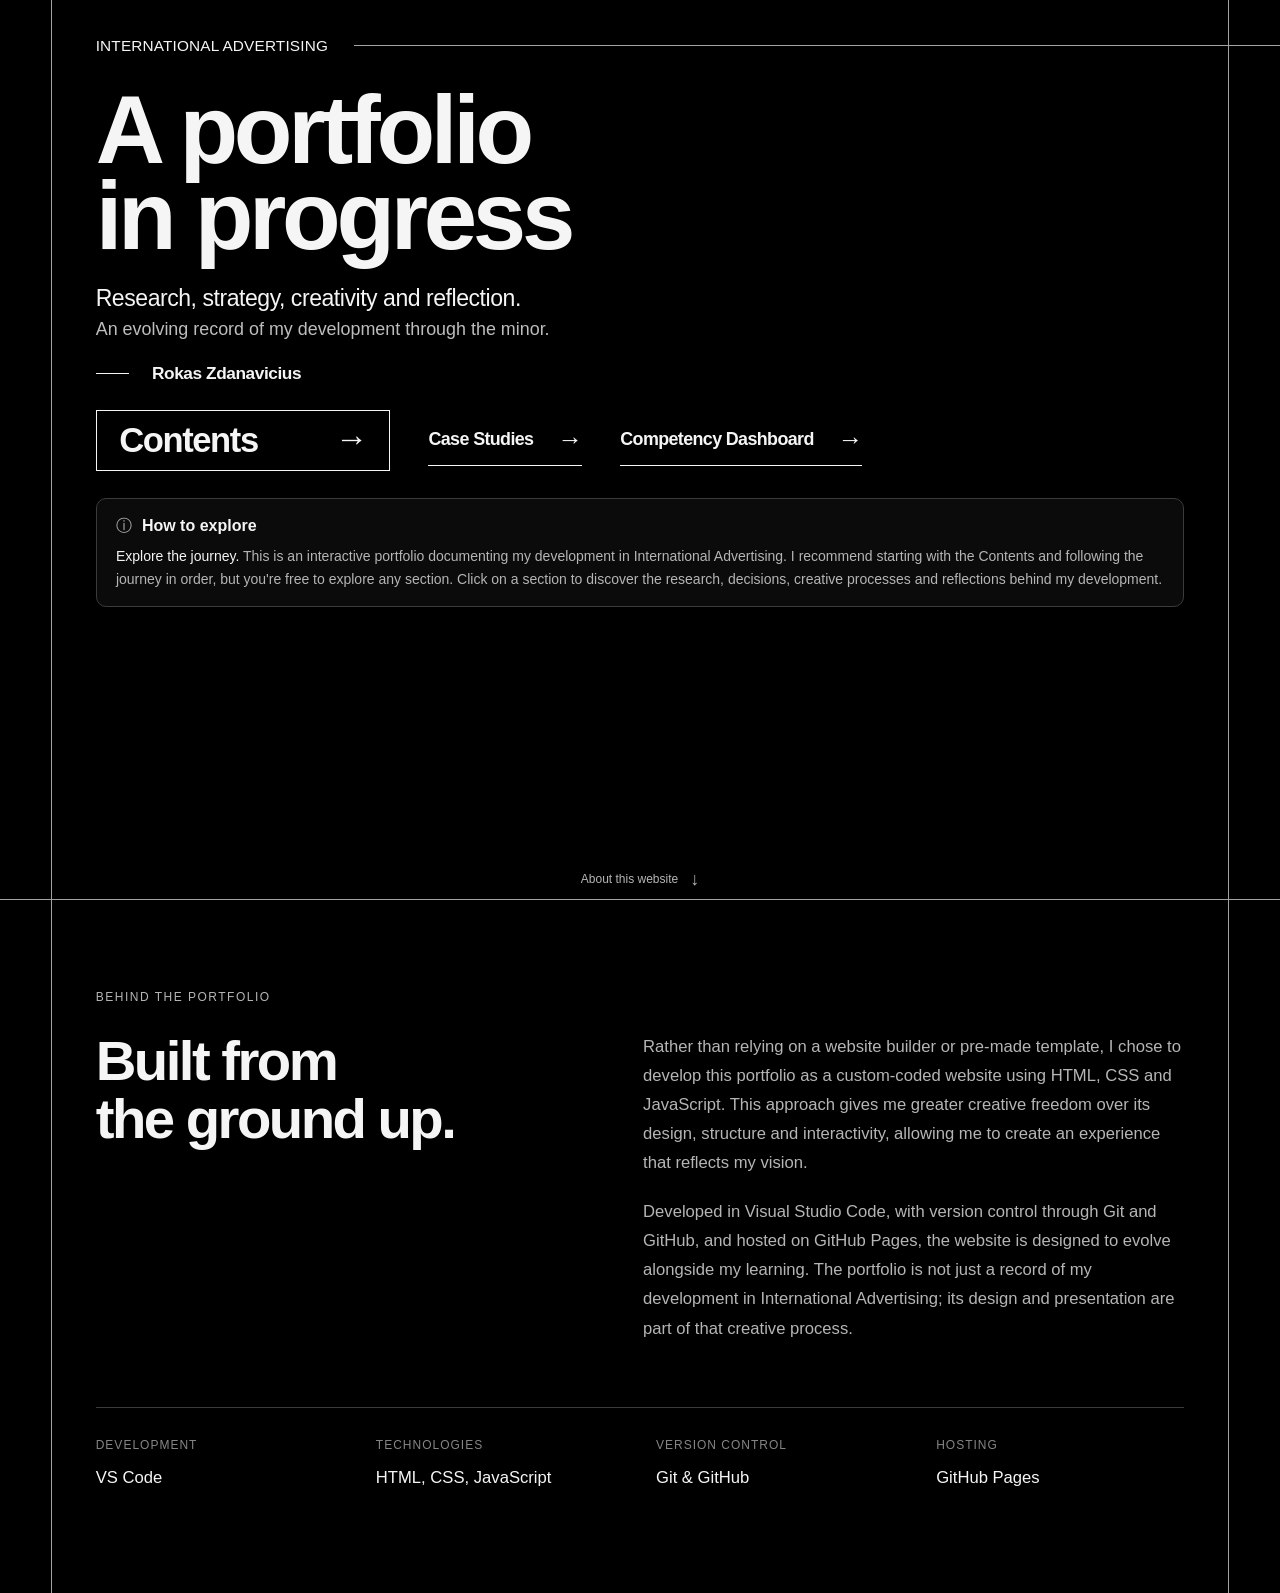
<file: index.html>
<!doctype html>
<html lang="en">
<head>
  <meta charset="utf-8">
  <meta name="viewport" content="width=device-width, initial-scale=1">
  <meta name="description" content="Rokas Zdanavicius's International Advertising portfolio. An evolving record of research, strategy, creativity and reflection.">
  <title>Home | International Advertising</title>
  <link rel="icon" type="image/svg+xml" href="assets/favicon.svg">
  <link rel="stylesheet" href="assets/css/style.css?v=cd04a6ee5beb">
</head>
<body class="landing-page">
  <a class="skip-link" href="#main">Skip to content</a>
  <main id="main">
    <div class="landing-frame">
      <header class="landing-masthead">
        <p>International Advertising</p>
      </header>
      <div class="landing-main">
        <h1><span>A portfolio</span> <span>in progress</span></h1>
        <div class="landing-description">
          <p class="landing-subtitle">Research, strategy, creativity and reflection.</p>
          <p class="landing-support">An evolving record of my development through the minor.</p>
        </div>
        <p class="landing-author">Rokas Zdanavicius</p>
        <nav class="landing-nav" aria-label="Portfolio">
          <a class="landing-primary" href="contents.html">
            <span>Contents</span><span class="nav-arrow" aria-hidden="true">&rarr;</span>
          </a>
          <a class="landing-secondary" href="case-studies.html">
            <span>Case Studies</span><span class="nav-arrow" aria-hidden="true">&rarr;</span>
          </a>
          <a class="landing-secondary" href="dashboard.html">
            <span>Competency Dashboard</span><span class="nav-arrow" aria-hidden="true">&rarr;</span>
          </a>
        </nav>
        <aside class="explore-guide" aria-labelledby="explore-title">
          <h2 id="explore-title"><span aria-hidden="true">&#9432;</span> How to explore</h2>
          <p><strong>Explore the journey.</strong> This is an interactive portfolio documenting my development in International Advertising. I recommend starting with the Contents and following the journey in order, but you're free to explore any section. Click on a section to discover the research, decisions, creative processes and reflections behind my development.</p>
        </aside>
      </div>
      <div class="landing-scroll-footer">
        <a class="scroll-cue" href="#built-from-ground-up">
          <span>About this website</span>
          <span class="scroll-cue-arrow" aria-hidden="true">&darr;</span>
        </a>
      </div>
      <div class="landing-rule" aria-hidden="true"></div>
    </div>
    <section class="build-section" id="built-from-ground-up" aria-labelledby="build-title" tabindex="-1">
      <p class="eyebrow">Behind the portfolio</p>
      <div class="build-intro">
        <h2 id="build-title">Built from<br>the ground up.</h2>
        <div class="build-description">
          <p>Rather than relying on a website builder or pre-made template, I chose to develop this portfolio as a custom-coded website using HTML, CSS and JavaScript. This approach gives me greater creative freedom over its design, structure and interactivity, allowing me to create an experience that reflects my vision.</p>
          <p>Developed in Visual Studio Code, with version control through Git and GitHub, and hosted on GitHub Pages, the website is designed to evolve alongside my learning. The portfolio is not just a record of my development in International Advertising; its design and presentation are part of that creative process.</p>
        </div>
      </div>
      <dl class="build-tools">
        <div>
          <dt>Development</dt>
          <dd>VS Code</dd>
        </div>
        <div>
          <dt>Technologies</dt>
          <dd>HTML, CSS, JavaScript</dd>
        </div>
        <div>
          <dt>Version Control</dt>
          <dd>Git &amp; GitHub</dd>
        </div>
        <div>
          <dt>Hosting</dt>
          <dd>GitHub Pages</dd>
        </div>
      </dl>
    </section>
  </main>
</body>
</html>
</file>
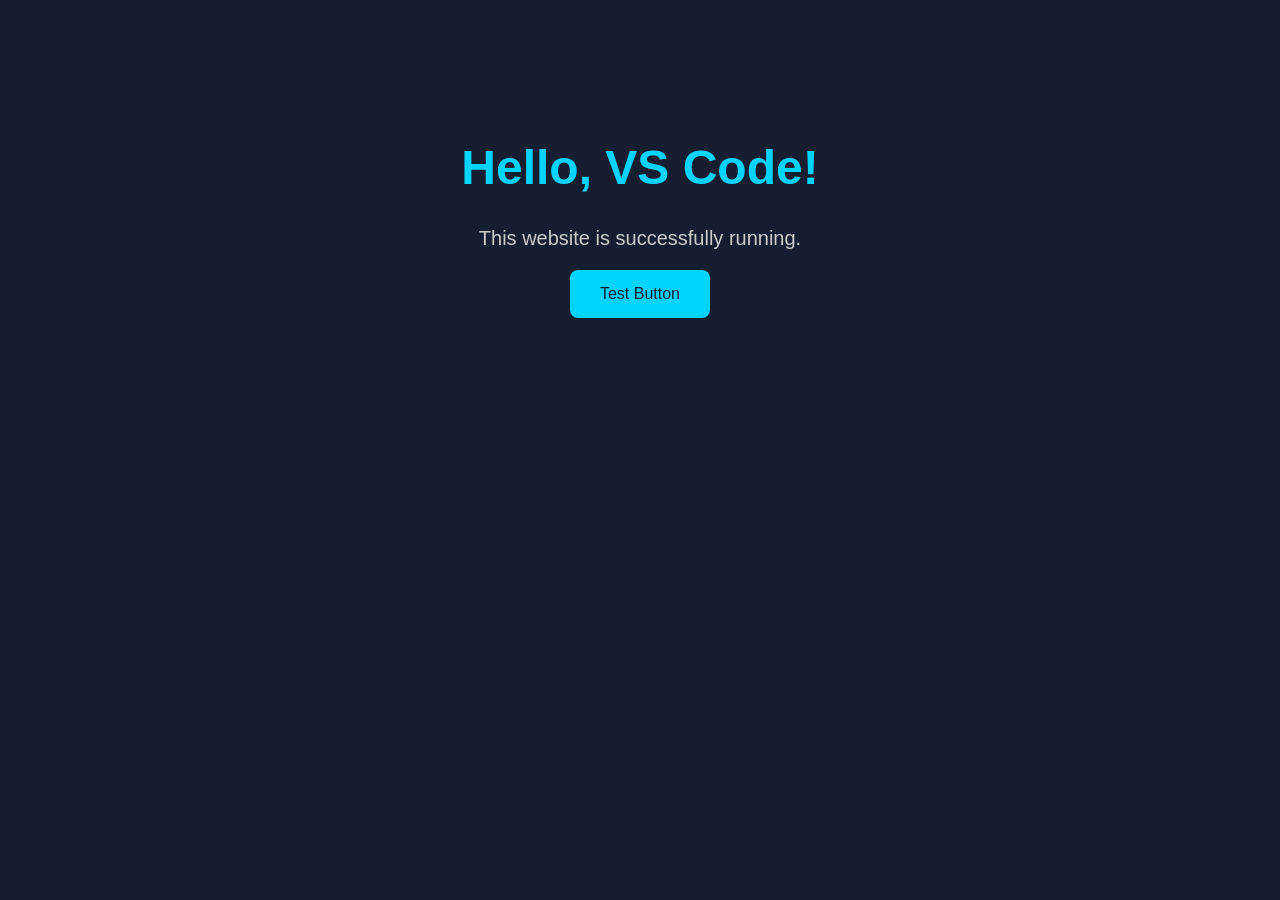
<file: personal-website/index.html>
<!DOCTYPE html>
<html lang="en">
<head>
    <meta charset="UTF-8">
    <meta name="viewport" content="width=device-width, initial-scale=1.0">
    <title>Test Website</title>

    <style>
        body {
            font-family: Arial, sans-serif;
            background-color: #141e30;
            color: white;
            text-align: center;
            padding: 100px 20px;
        }

        h1 {
            font-size: 48px;
            color: #00d4ff;
        }

        p {
            font-size: 20px;
            color: #cccccc;
        }

        button {
            background-color: #00d4ff;
            color: #141e30;
            border: none;
            padding: 15px 30px;
            border-radius: 8px;
            font-size: 16px;
            cursor: pointer;
        }

        button:hover {
            background-color: #00aacc;
        }
    </style>
</head>

<body>

    <h1>Hello, VS Code!</h1>

    <p>This website is successfully running.</p>

    <button onclick="alert('Everything works!')">
        Test Button
    </button>

</body>
</html>
</file>
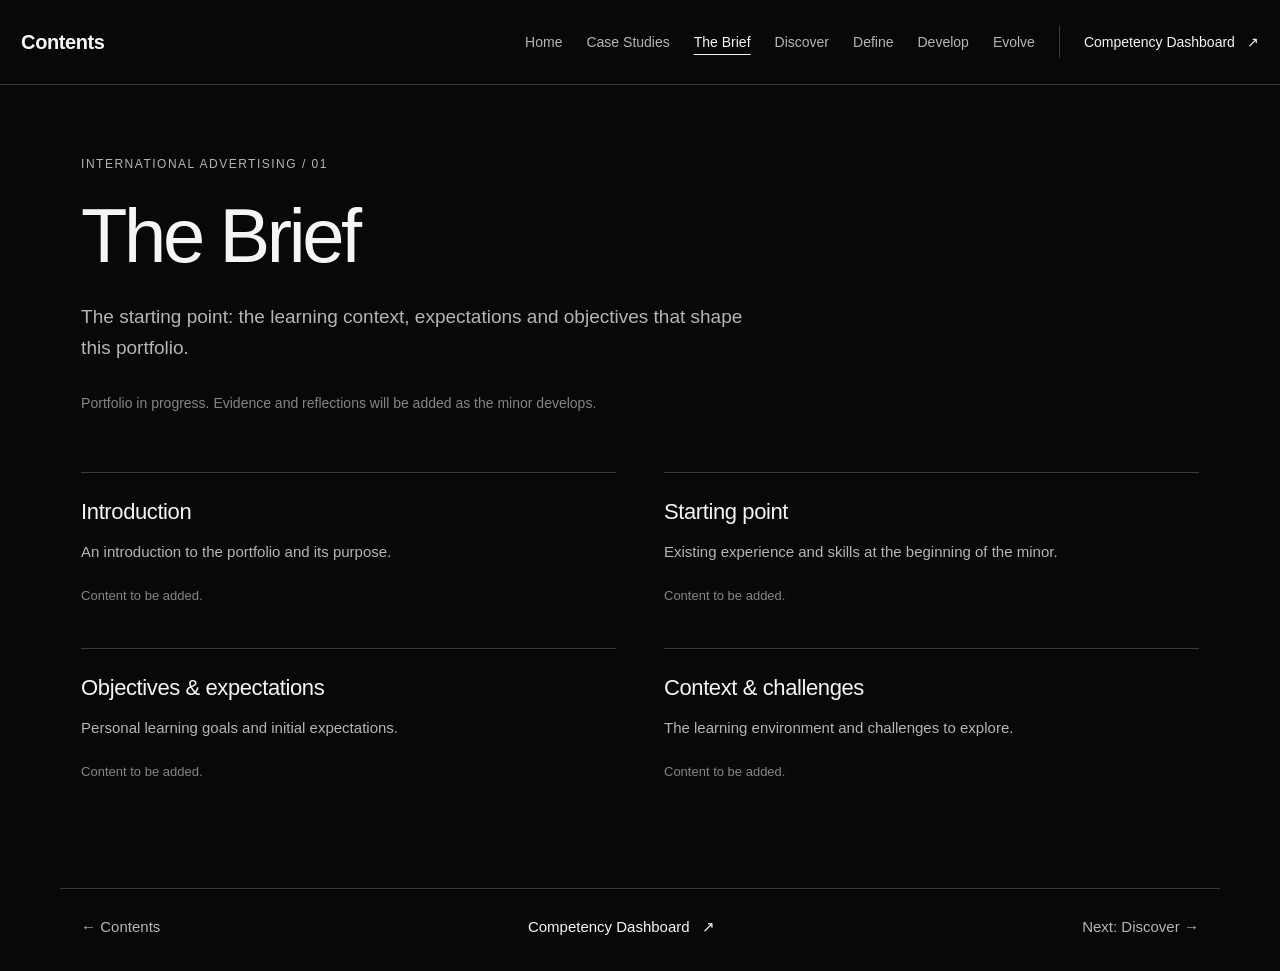
<file: brief.html>
<!doctype html>
<html lang="en">
<head>
  <meta charset="utf-8">
  <meta name="viewport" content="width=device-width, initial-scale=1">
  <meta name="description" content="The starting point: the learning context, expectations and objectives that shape this portfolio.">
  <title>The Brief | International Advertising</title>
  <link rel="icon" type="image/svg+xml" href="assets/favicon.svg">
  <link rel="stylesheet" href="assets/css/style.css?v=cd04a6ee5beb">
  <script src="assets/js/main.js" defer></script>
</head>
<body>
  <a class="skip-link" href="#main">Skip to content</a>
  <header class="site-header">
    <a class="home-link" href="contents.html">Contents</a>
    <button class="nav-toggle" type="button" data-nav-toggle aria-controls="site-nav" aria-expanded="false" hidden>Menu</button>
    <nav class="site-nav" id="site-nav" aria-label="Portfolio">
      <a href="index.html">Home</a>
      <a href="case-studies.html">Case Studies</a>
      <a href="brief.html" aria-current="page">The Brief</a>
      <a href="discover.html">Discover</a>
      <a href="define.html">Define</a>
      <a href="develop.html">Develop</a>
      <a href="evolve.html">Evolve</a>
      <a class="dashboard-link" href="dashboard.html">Competency Dashboard <span aria-hidden="true">↗</span></a>
    </nav>
  </header>
  <main class="page-main" id="main">
    <header class="page-intro">
      <p class="eyebrow">International Advertising / 01</p>
      <h1>The Brief</h1>
      <p class="page-description">The starting point: the learning context, expectations and objectives that shape this portfolio.</p>
      <p class="status-note">Portfolio in progress. Evidence and reflections will be added as the minor develops.</p>
    </header>
    <div class="placeholder-grid">
      <section class="placeholder-section" id="introduction" aria-labelledby="introduction-title">
        <h2 id="introduction-title">Introduction</h2>
        <p>An introduction to the portfolio and its purpose.</p>
        <p class="pending">Content to be added.</p>
      </section>
      <section class="placeholder-section" id="starting-point" aria-labelledby="starting-point-title">
        <h2 id="starting-point-title">Starting point</h2>
        <p>Existing experience and skills at the beginning of the minor.</p>
        <p class="pending">Content to be added.</p>
      </section>
      <section class="placeholder-section" id="objectives" aria-labelledby="objectives-title">
        <h2 id="objectives-title">Objectives &amp; expectations</h2>
        <p>Personal learning goals and initial expectations.</p>
        <p class="pending">Content to be added.</p>
      </section>
      <section class="placeholder-section" id="context" aria-labelledby="context-title">
        <h2 id="context-title">Context &amp; challenges</h2>
        <p>The learning environment and challenges to explore.</p>
        <p class="pending">Content to be added.</p>
      </section>
    </div>
  </main>
  <footer class="page-footer">
    <a class="text-link" href="contents.html">← Contents</a>
    <a class="dashboard-link" href="dashboard.html">Competency Dashboard <span aria-hidden="true">↗</span></a>
    <a class="text-link" href="discover.html">Next: Discover →</a>
  </footer>
</body>
</html>
</file>
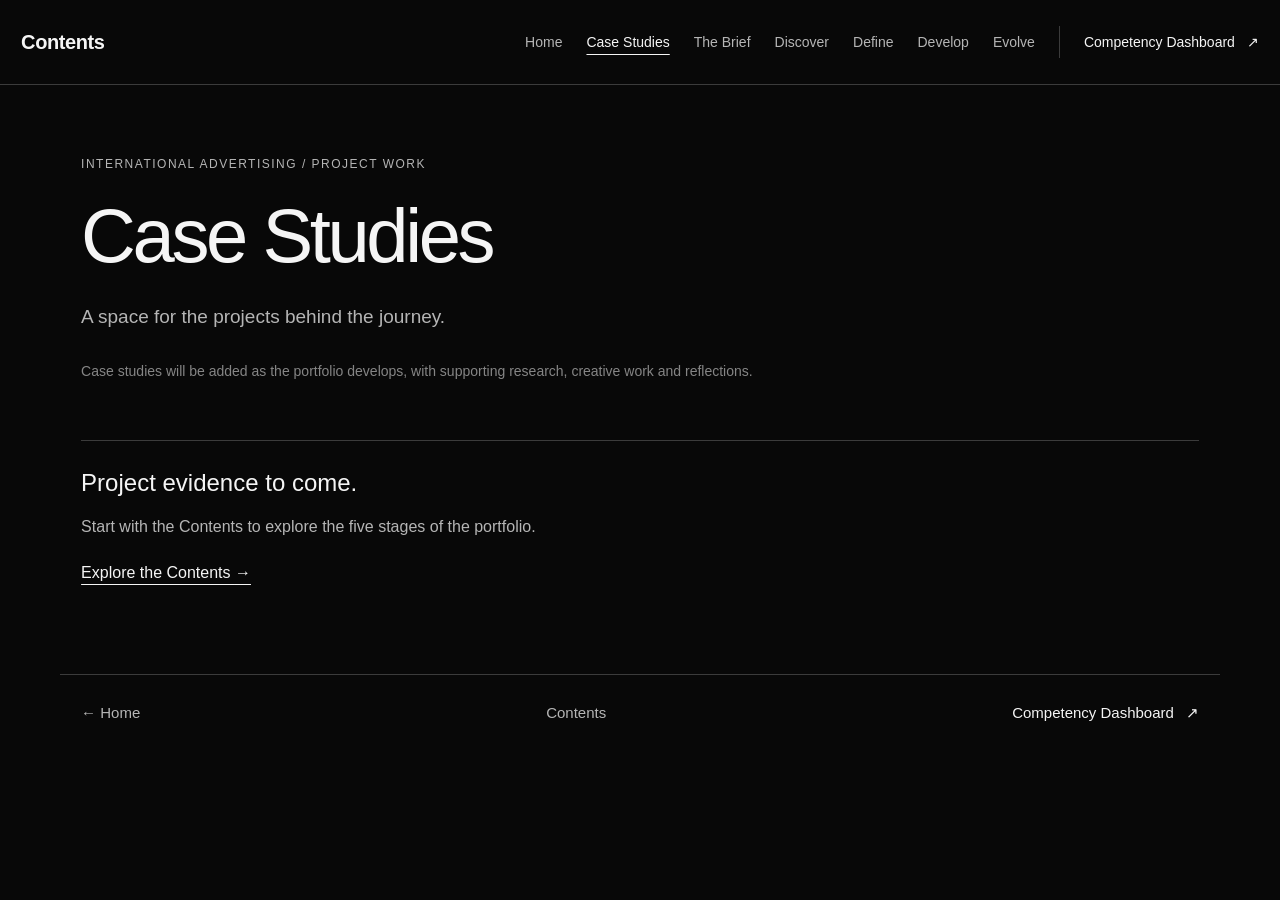
<file: case-studies.html>
<!doctype html>
<html lang="en">
<head>
  <meta charset="utf-8">
  <meta name="viewport" content="width=device-width, initial-scale=1">
  <meta name="description" content="Case studies from Rokas Zdanavicius's International Advertising minor. Project evidence will be added as the portfolio develops.">
  <title>Case Studies | International Advertising</title>
  <link rel="icon" type="image/svg+xml" href="assets/favicon.svg">
  <link rel="stylesheet" href="assets/css/style.css?v=cd04a6ee5beb">
  <script src="assets/js/main.js" defer></script>
</head>
<body>
  <a class="skip-link" href="#main">Skip to content</a>
  <header class="site-header">
    <a class="home-link" href="contents.html">Contents</a>
    <button class="nav-toggle" type="button" data-nav-toggle aria-controls="site-nav" aria-expanded="false" hidden>Menu</button>
    <nav class="site-nav" id="site-nav" aria-label="Portfolio">
      <a href="index.html">Home</a>
      <a href="case-studies.html" aria-current="page">Case Studies</a>
      <a href="brief.html">The Brief</a>
      <a href="discover.html">Discover</a>
      <a href="define.html">Define</a>
      <a href="develop.html">Develop</a>
      <a href="evolve.html">Evolve</a>
      <a class="dashboard-link" href="dashboard.html">Competency Dashboard <span aria-hidden="true">&nearr;</span></a>
    </nav>
  </header>
  <main class="page-main" id="main">
    <header class="page-intro">
      <p class="eyebrow">International Advertising / Project work</p>
      <h1>Case Studies</h1>
      <p class="page-description">A space for the projects behind the journey.</p>
      <p class="status-note">Case studies will be added as the portfolio develops, with supporting research, creative work and reflections.</p>
    </header>
    <section class="case-placeholder" aria-labelledby="case-placeholder-title">
      <h2 id="case-placeholder-title">Project evidence to come.</h2>
      <p>Start with the Contents to explore the five stages of the portfolio.</p>
      <a class="text-link" href="contents.html">Explore the Contents <span aria-hidden="true">&rarr;</span></a>
    </section>
  </main>
  <footer class="page-footer">
    <a class="text-link" href="index.html"><span aria-hidden="true">&larr;</span> Home</a>
    <a class="text-link" href="contents.html">Contents</a>
    <a class="dashboard-link" href="dashboard.html">Competency Dashboard <span aria-hidden="true">&nearr;</span></a>
  </footer>
</body>
</html>
</file>
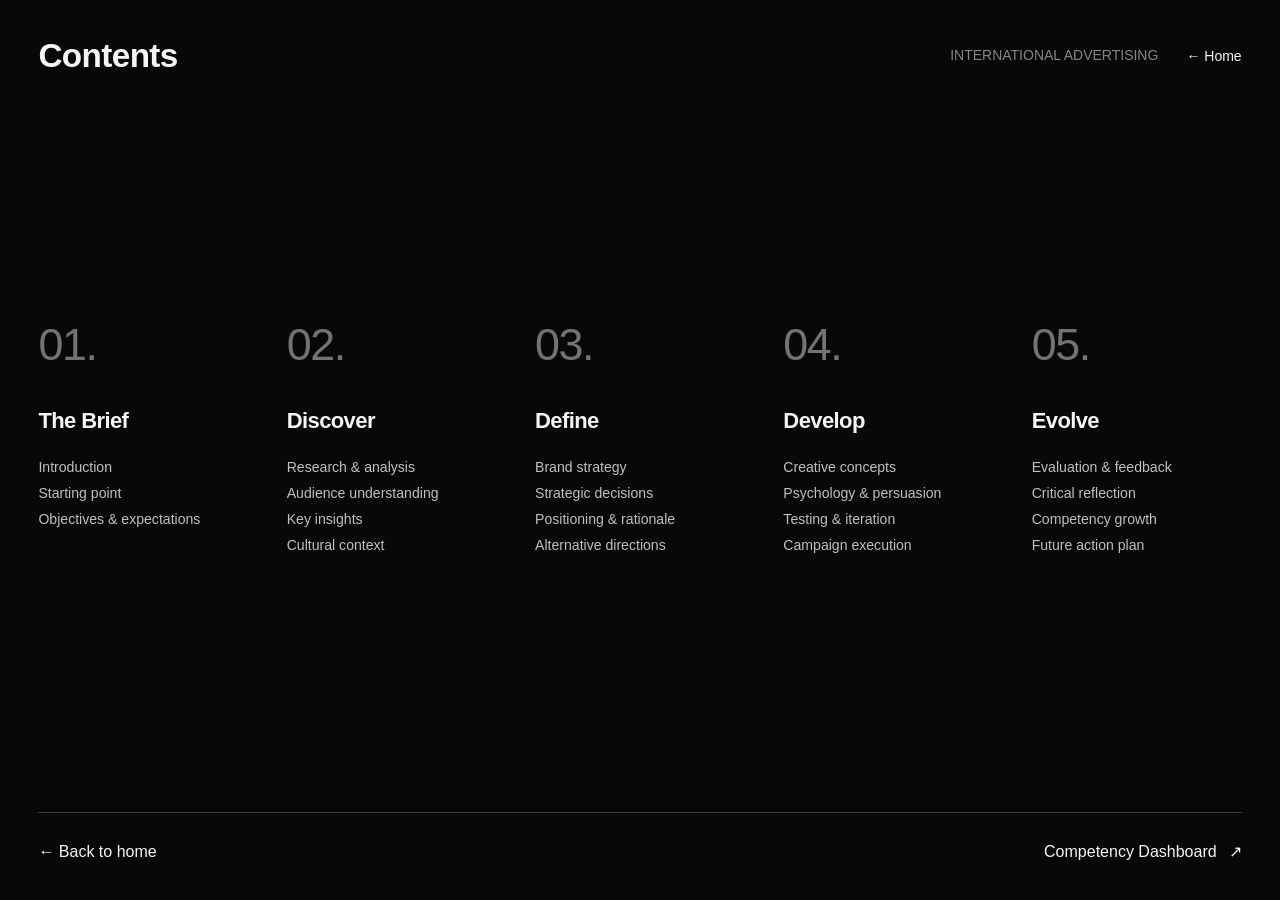
<file: contents.html>
<!doctype html>
<html lang="en">
<head>
  <meta charset="utf-8">
  <meta name="viewport" content="width=device-width, initial-scale=1">
  <meta name="description" content="An International Advertising portfolio: explore the creative journey and supporting competency evidence.">
  <title>Contents | International Advertising</title>
  <link rel="icon" type="image/svg+xml" href="assets/favicon.svg">
  <link rel="stylesheet" href="assets/css/style.css?v=cd04a6ee5beb">
</head>
<body class="contents-page">
  <a class="skip-link" href="#main">Skip to content</a>
  <div class="contents-shell">
    <header class="contents-header">
      <h1>Contents</h1>
      <div class="contents-meta">
        <p class="wordmark">International Advertising</p>
        <a class="text-link" href="index.html"><span aria-hidden="true">&larr;</span> Home</a>
      </div>
    </header>
    <main id="main">
      <nav class="journey-grid" aria-label="The creative journey">
        <a class="journey-link" href="brief.html">
          <span class="stage-number" aria-hidden="true">01.</span>
          <h2>The Brief<span class="stage-arrow" aria-hidden="true"> ↗</span></h2>
          <ul>
            <li>Introduction</li>
            <li>Starting point</li>
            <li>Objectives &amp; expectations</li>
          </ul>
        </a>
        <a class="journey-link" href="discover.html">
          <span class="stage-number" aria-hidden="true">02.</span>
          <h2>Discover<span class="stage-arrow" aria-hidden="true"> ↗</span></h2>
          <ul>
            <li>Research &amp; analysis</li>
            <li>Audience understanding</li>
            <li>Key insights</li>
            <li>Cultural context</li>
          </ul>
        </a>
        <a class="journey-link" href="define.html">
          <span class="stage-number" aria-hidden="true">03.</span>
          <h2>Define<span class="stage-arrow" aria-hidden="true"> ↗</span></h2>
          <ul>
            <li>Brand strategy</li>
            <li>Strategic decisions</li>
            <li>Positioning &amp; rationale</li>
            <li>Alternative directions</li>
          </ul>
        </a>
        <a class="journey-link" href="develop.html">
          <span class="stage-number" aria-hidden="true">04.</span>
          <h2>Develop<span class="stage-arrow" aria-hidden="true"> ↗</span></h2>
          <ul>
            <li>Creative concepts</li>
            <li>Psychology &amp; persuasion</li>
            <li>Testing &amp; iteration</li>
            <li>Campaign execution</li>
          </ul>
        </a>
        <a class="journey-link" href="evolve.html">
          <span class="stage-number" aria-hidden="true">05.</span>
          <h2>Evolve<span class="stage-arrow" aria-hidden="true"> ↗</span></h2>
          <ul>
            <li>Evaluation &amp; feedback</li>
            <li>Critical reflection</li>
            <li>Competency growth</li>
            <li>Future action plan</li>
          </ul>
        </a>
      </nav>
    </main>
    <footer class="contents-footer">
      <a class="text-link" href="index.html"><span aria-hidden="true">&larr;</span> Back to home</a>
      <a class="dashboard-link" href="dashboard.html">Competency Dashboard <span aria-hidden="true">↗</span></a>
    </footer>
  </div>
</body>
</html>
</file>
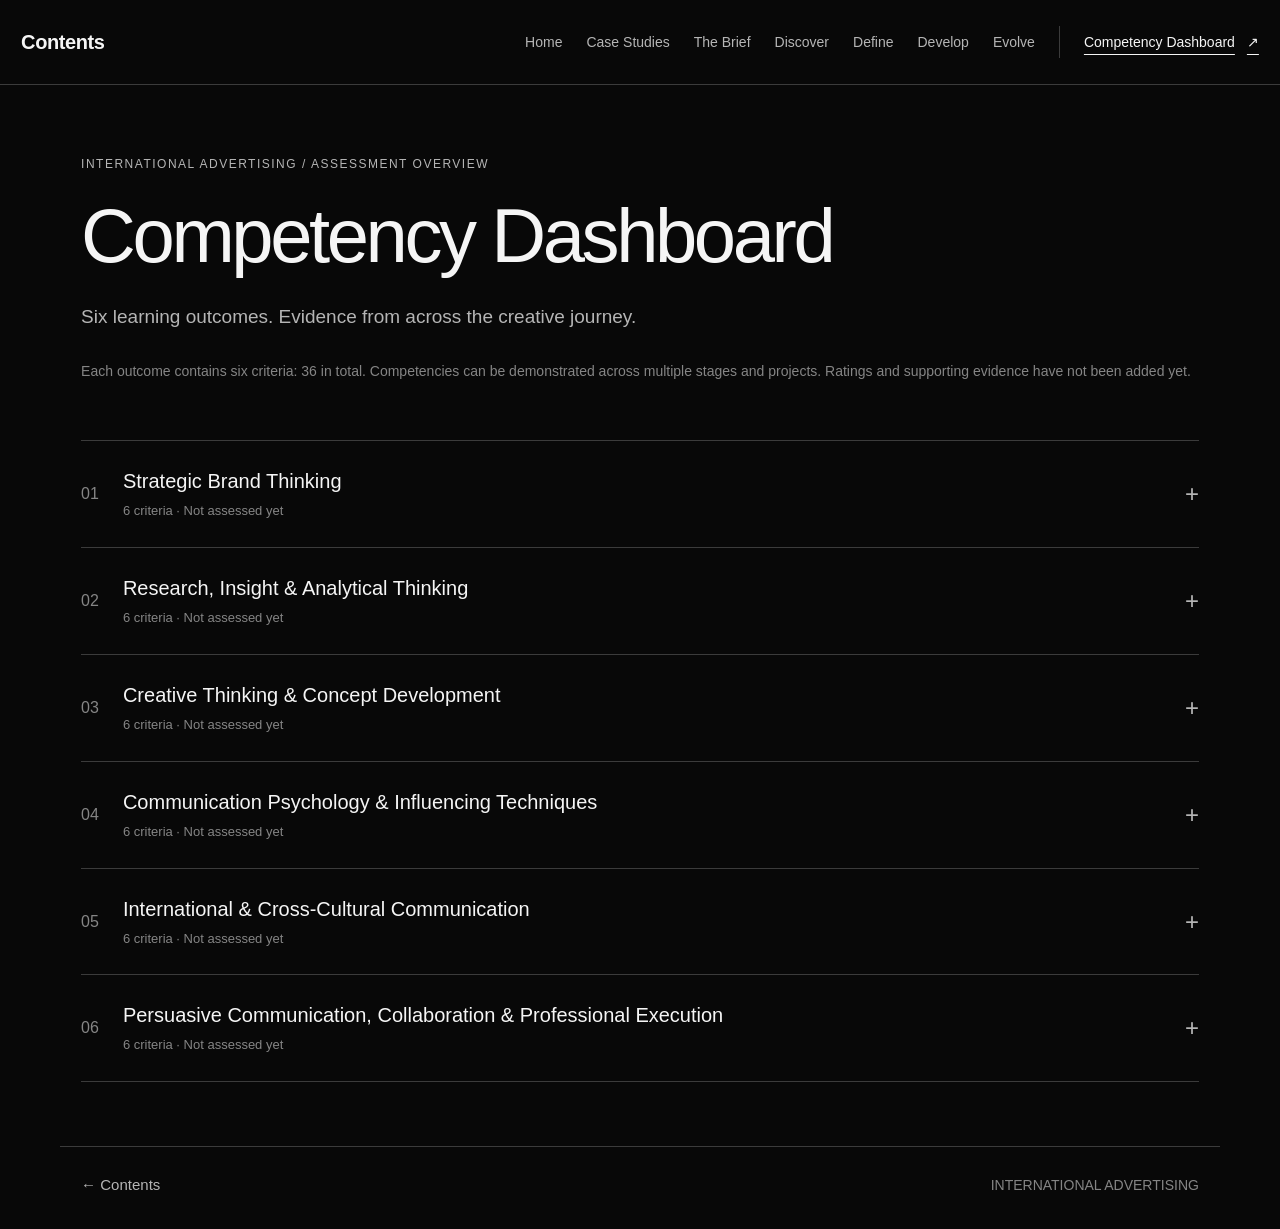
<file: dashboard.html>
<!doctype html>
<html lang="en">
<head>
  <meta charset="utf-8">
  <meta name="viewport" content="width=device-width, initial-scale=1">
  <meta name="description" content="An assessment overview of six learning outcomes, with space for criteria, evidence and reflection.">
  <title>Competency Dashboard | International Advertising</title>
  <link rel="icon" type="image/svg+xml" href="assets/favicon.svg">
  <link rel="stylesheet" href="assets/css/style.css?v=cd04a6ee5beb">
  <script src="assets/js/main.js" defer></script>
</head>
<body>
  <a class="skip-link" href="#main">Skip to content</a>
  <header class="site-header">
    <a class="home-link" href="contents.html">Contents</a>
    <button class="nav-toggle" type="button" data-nav-toggle aria-controls="site-nav" aria-expanded="false" hidden>Menu</button>
    <nav class="site-nav" id="site-nav" aria-label="Portfolio">
      <a href="index.html">Home</a>
      <a href="case-studies.html">Case Studies</a>
      <a href="brief.html">The Brief</a>
      <a href="discover.html">Discover</a>
      <a href="define.html">Define</a>
      <a href="develop.html">Develop</a>
      <a href="evolve.html">Evolve</a>
      <a class="dashboard-link" href="dashboard.html" aria-current="page">Competency Dashboard <span aria-hidden="true">↗</span></a>
    </nav>
  </header>
  <main class="page-main" id="main">
    <header class="page-intro">
      <p class="eyebrow">International Advertising / Assessment overview</p>
      <h1>Competency Dashboard</h1>
      <p class="page-description">Six learning outcomes. Evidence from across the creative journey.</p>
      <p class="status-note">Each outcome contains six criteria: 36 in total. Competencies can be demonstrated across multiple stages and projects. Ratings and supporting evidence have not been added yet.</p>
    </header>
    <!-- Add the exact official criteria when supplied; do not infer their wording. -->
    <section class="outcomes" aria-label="Official learning outcomes">
      <details class="outcome" id="outcome-1">
        <summary>
          <span class="outcome-number" aria-hidden="true">01</span>
          <span class="outcome-title">Strategic Brand Thinking<span class="outcome-status">6 criteria · Not assessed yet</span></span>
        </summary>
        <div class="outcome-body">
          <p>Assessment criteria: exact official wording to be added.</p>
          <p>Supporting evidence and assessment justification will be linked here as the portfolio develops. Evidence may come from any of the five stages.</p>
          <p>Progress and areas for improvement: to be added.</p>
        </div>
      </details>
      <details class="outcome" id="outcome-2">
        <summary>
          <span class="outcome-number" aria-hidden="true">02</span>
          <span class="outcome-title">Research, Insight &amp; Analytical Thinking<span class="outcome-status">6 criteria · Not assessed yet</span></span>
        </summary>
        <div class="outcome-body">
          <p>Assessment criteria: exact official wording to be added.</p>
          <p>Supporting evidence and assessment justification will be linked here as the portfolio develops. Evidence may come from any of the five stages.</p>
          <p>Progress and areas for improvement: to be added.</p>
        </div>
      </details>
      <details class="outcome" id="outcome-3">
        <summary>
          <span class="outcome-number" aria-hidden="true">03</span>
          <span class="outcome-title">Creative Thinking &amp; Concept Development<span class="outcome-status">6 criteria · Not assessed yet</span></span>
        </summary>
        <div class="outcome-body">
          <p>Assessment criteria: exact official wording to be added.</p>
          <p>Supporting evidence and assessment justification will be linked here as the portfolio develops. Evidence may come from any of the five stages.</p>
          <p>Progress and areas for improvement: to be added.</p>
        </div>
      </details>
      <details class="outcome" id="outcome-4">
        <summary>
          <span class="outcome-number" aria-hidden="true">04</span>
          <span class="outcome-title">Communication Psychology &amp; Influencing Techniques<span class="outcome-status">6 criteria · Not assessed yet</span></span>
        </summary>
        <div class="outcome-body">
          <p>Assessment criteria: exact official wording to be added.</p>
          <p>Supporting evidence and assessment justification will be linked here as the portfolio develops. Evidence may come from any of the five stages.</p>
          <p>Progress and areas for improvement: to be added.</p>
        </div>
      </details>
      <details class="outcome" id="outcome-5">
        <summary>
          <span class="outcome-number" aria-hidden="true">05</span>
          <span class="outcome-title">International &amp; Cross-Cultural Communication<span class="outcome-status">6 criteria · Not assessed yet</span></span>
        </summary>
        <div class="outcome-body">
          <p>Assessment criteria: exact official wording to be added.</p>
          <p>Supporting evidence and assessment justification will be linked here as the portfolio develops. Evidence may come from any of the five stages.</p>
          <p>Progress and areas for improvement: to be added.</p>
        </div>
      </details>
      <details class="outcome" id="outcome-6">
        <summary>
          <span class="outcome-number" aria-hidden="true">06</span>
          <span class="outcome-title">Persuasive Communication, Collaboration &amp; Professional Execution<span class="outcome-status">6 criteria · Not assessed yet</span></span>
        </summary>
        <div class="outcome-body">
          <p>Assessment criteria: exact official wording to be added.</p>
          <p>Supporting evidence and assessment justification will be linked here as the portfolio develops. Evidence may come from any of the five stages.</p>
          <p>Progress and areas for improvement: to be added.</p>
        </div>
      </details>
    </section>
  </main>
  <footer class="page-footer">
    <a class="text-link" href="contents.html">← Contents</a>
    <span class="wordmark">International Advertising</span>
  </footer>
</body>
</html>
</file>
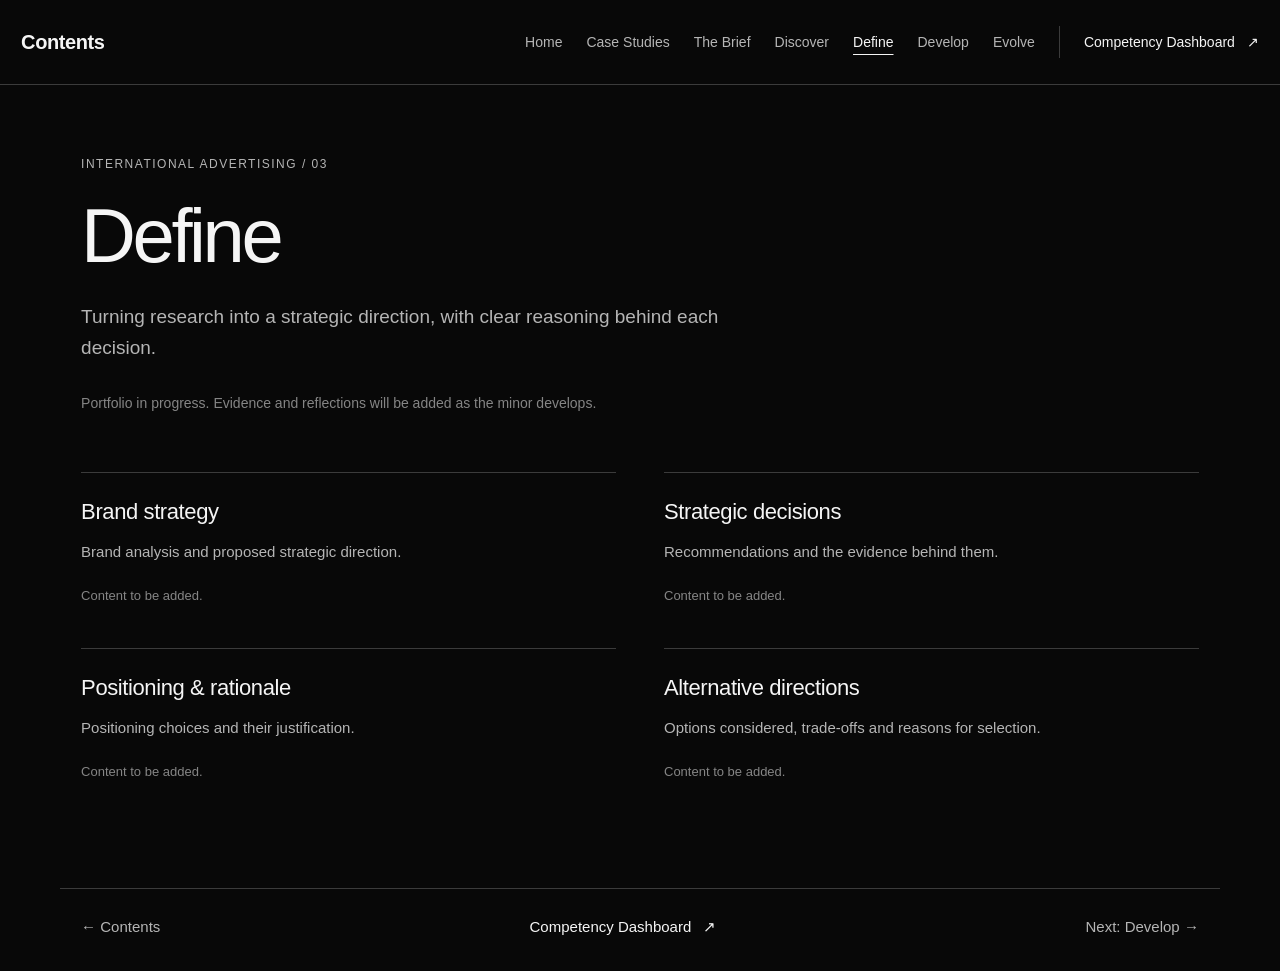
<file: define.html>
<!doctype html>
<html lang="en">
<head>
  <meta charset="utf-8">
  <meta name="viewport" content="width=device-width, initial-scale=1">
  <meta name="description" content="Turning research into a strategic direction, with clear reasoning behind each decision.">
  <title>Define | International Advertising</title>
  <link rel="icon" type="image/svg+xml" href="assets/favicon.svg">
  <link rel="stylesheet" href="assets/css/style.css?v=cd04a6ee5beb">
  <script src="assets/js/main.js" defer></script>
</head>
<body>
  <a class="skip-link" href="#main">Skip to content</a>
  <header class="site-header">
    <a class="home-link" href="contents.html">Contents</a>
    <button class="nav-toggle" type="button" data-nav-toggle aria-controls="site-nav" aria-expanded="false" hidden>Menu</button>
    <nav class="site-nav" id="site-nav" aria-label="Portfolio">
      <a href="index.html">Home</a>
      <a href="case-studies.html">Case Studies</a>
      <a href="brief.html">The Brief</a>
      <a href="discover.html">Discover</a>
      <a href="define.html" aria-current="page">Define</a>
      <a href="develop.html">Develop</a>
      <a href="evolve.html">Evolve</a>
      <a class="dashboard-link" href="dashboard.html">Competency Dashboard <span aria-hidden="true">↗</span></a>
    </nav>
  </header>
  <main class="page-main" id="main">
    <header class="page-intro">
      <p class="eyebrow">International Advertising / 03</p>
      <h1>Define</h1>
      <p class="page-description">Turning research into a strategic direction, with clear reasoning behind each decision.</p>
      <p class="status-note">Portfolio in progress. Evidence and reflections will be added as the minor develops.</p>
    </header>
    <div class="placeholder-grid">
      <section class="placeholder-section" id="brand-strategy" aria-labelledby="brand-strategy-title">
        <h2 id="brand-strategy-title">Brand strategy</h2>
        <p>Brand analysis and proposed strategic direction.</p>
        <p class="pending">Content to be added.</p>
      </section>
      <section class="placeholder-section" id="decisions" aria-labelledby="decisions-title">
        <h2 id="decisions-title">Strategic decisions</h2>
        <p>Recommendations and the evidence behind them.</p>
        <p class="pending">Content to be added.</p>
      </section>
      <section class="placeholder-section" id="positioning" aria-labelledby="positioning-title">
        <h2 id="positioning-title">Positioning &amp; rationale</h2>
        <p>Positioning choices and their justification.</p>
        <p class="pending">Content to be added.</p>
      </section>
      <section class="placeholder-section" id="alternatives" aria-labelledby="alternatives-title">
        <h2 id="alternatives-title">Alternative directions</h2>
        <p>Options considered, trade-offs and reasons for selection.</p>
        <p class="pending">Content to be added.</p>
      </section>
    </div>
  </main>
  <footer class="page-footer">
    <a class="text-link" href="contents.html">← Contents</a>
    <a class="dashboard-link" href="dashboard.html">Competency Dashboard <span aria-hidden="true">↗</span></a>
    <a class="text-link" href="develop.html">Next: Develop →</a>
  </footer>
</body>
</html>
</file>
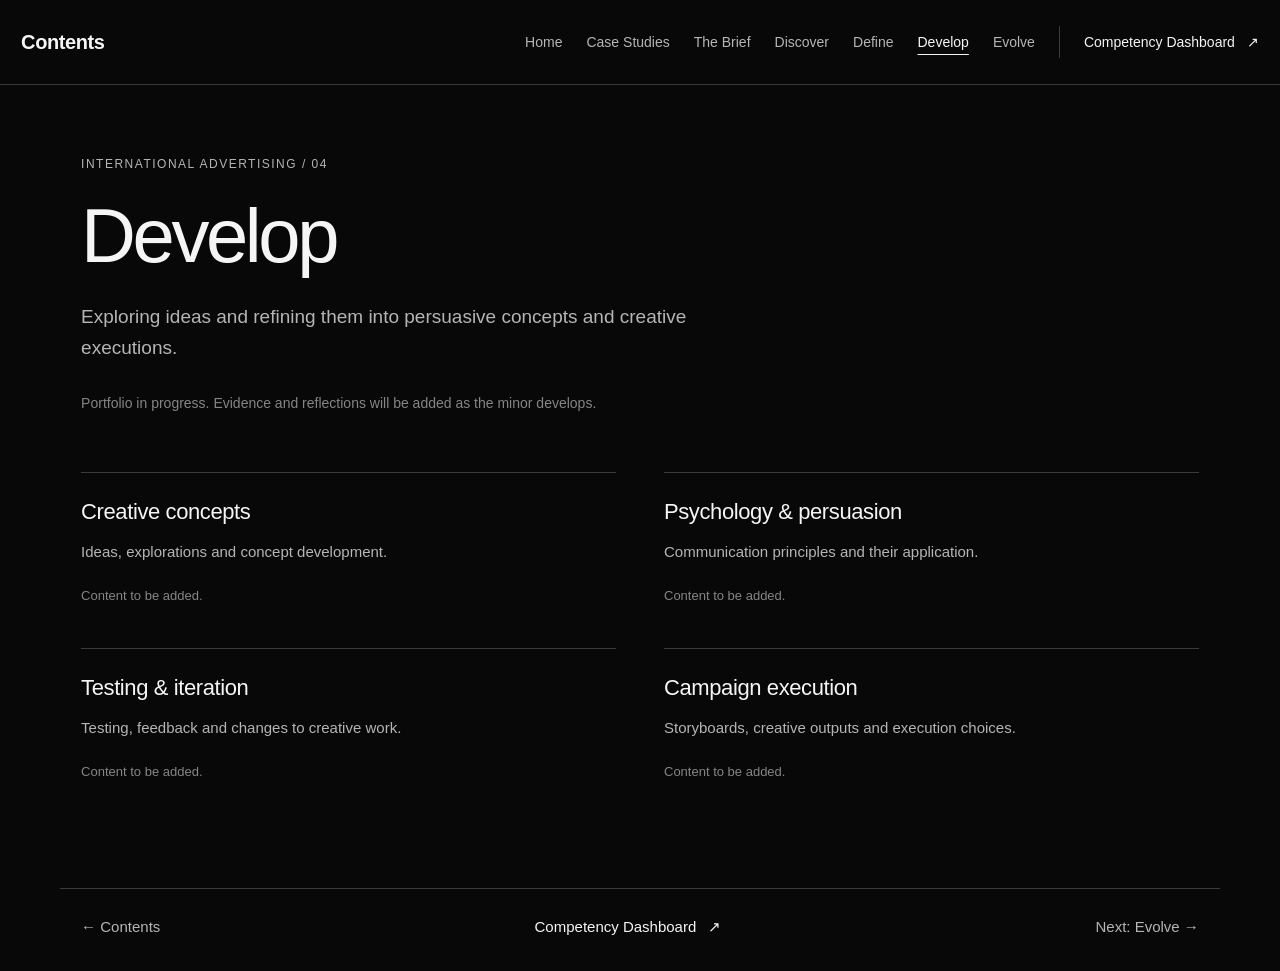
<file: develop.html>
<!doctype html>
<html lang="en">
<head>
  <meta charset="utf-8">
  <meta name="viewport" content="width=device-width, initial-scale=1">
  <meta name="description" content="Exploring ideas and refining them into persuasive concepts and creative executions.">
  <title>Develop | International Advertising</title>
  <link rel="icon" type="image/svg+xml" href="assets/favicon.svg">
  <link rel="stylesheet" href="assets/css/style.css?v=cd04a6ee5beb">
  <script src="assets/js/main.js" defer></script>
</head>
<body>
  <a class="skip-link" href="#main">Skip to content</a>
  <header class="site-header">
    <a class="home-link" href="contents.html">Contents</a>
    <button class="nav-toggle" type="button" data-nav-toggle aria-controls="site-nav" aria-expanded="false" hidden>Menu</button>
    <nav class="site-nav" id="site-nav" aria-label="Portfolio">
      <a href="index.html">Home</a>
      <a href="case-studies.html">Case Studies</a>
      <a href="brief.html">The Brief</a>
      <a href="discover.html">Discover</a>
      <a href="define.html">Define</a>
      <a href="develop.html" aria-current="page">Develop</a>
      <a href="evolve.html">Evolve</a>
      <a class="dashboard-link" href="dashboard.html">Competency Dashboard <span aria-hidden="true">↗</span></a>
    </nav>
  </header>
  <main class="page-main" id="main">
    <header class="page-intro">
      <p class="eyebrow">International Advertising / 04</p>
      <h1>Develop</h1>
      <p class="page-description">Exploring ideas and refining them into persuasive concepts and creative executions.</p>
      <p class="status-note">Portfolio in progress. Evidence and reflections will be added as the minor develops.</p>
    </header>
    <div class="placeholder-grid">
      <section class="placeholder-section" id="concepts" aria-labelledby="concepts-title">
        <h2 id="concepts-title">Creative concepts</h2>
        <p>Ideas, explorations and concept development.</p>
        <p class="pending">Content to be added.</p>
      </section>
      <section class="placeholder-section" id="persuasion" aria-labelledby="persuasion-title">
        <h2 id="persuasion-title">Psychology &amp; persuasion</h2>
        <p>Communication principles and their application.</p>
        <p class="pending">Content to be added.</p>
      </section>
      <section class="placeholder-section" id="iteration" aria-labelledby="iteration-title">
        <h2 id="iteration-title">Testing &amp; iteration</h2>
        <p>Testing, feedback and changes to creative work.</p>
        <p class="pending">Content to be added.</p>
      </section>
      <section class="placeholder-section" id="execution" aria-labelledby="execution-title">
        <h2 id="execution-title">Campaign execution</h2>
        <p>Storyboards, creative outputs and execution choices.</p>
        <p class="pending">Content to be added.</p>
      </section>
    </div>
  </main>
  <footer class="page-footer">
    <a class="text-link" href="contents.html">← Contents</a>
    <a class="dashboard-link" href="dashboard.html">Competency Dashboard <span aria-hidden="true">↗</span></a>
    <a class="text-link" href="evolve.html">Next: Evolve →</a>
  </footer>
</body>
</html>
</file>
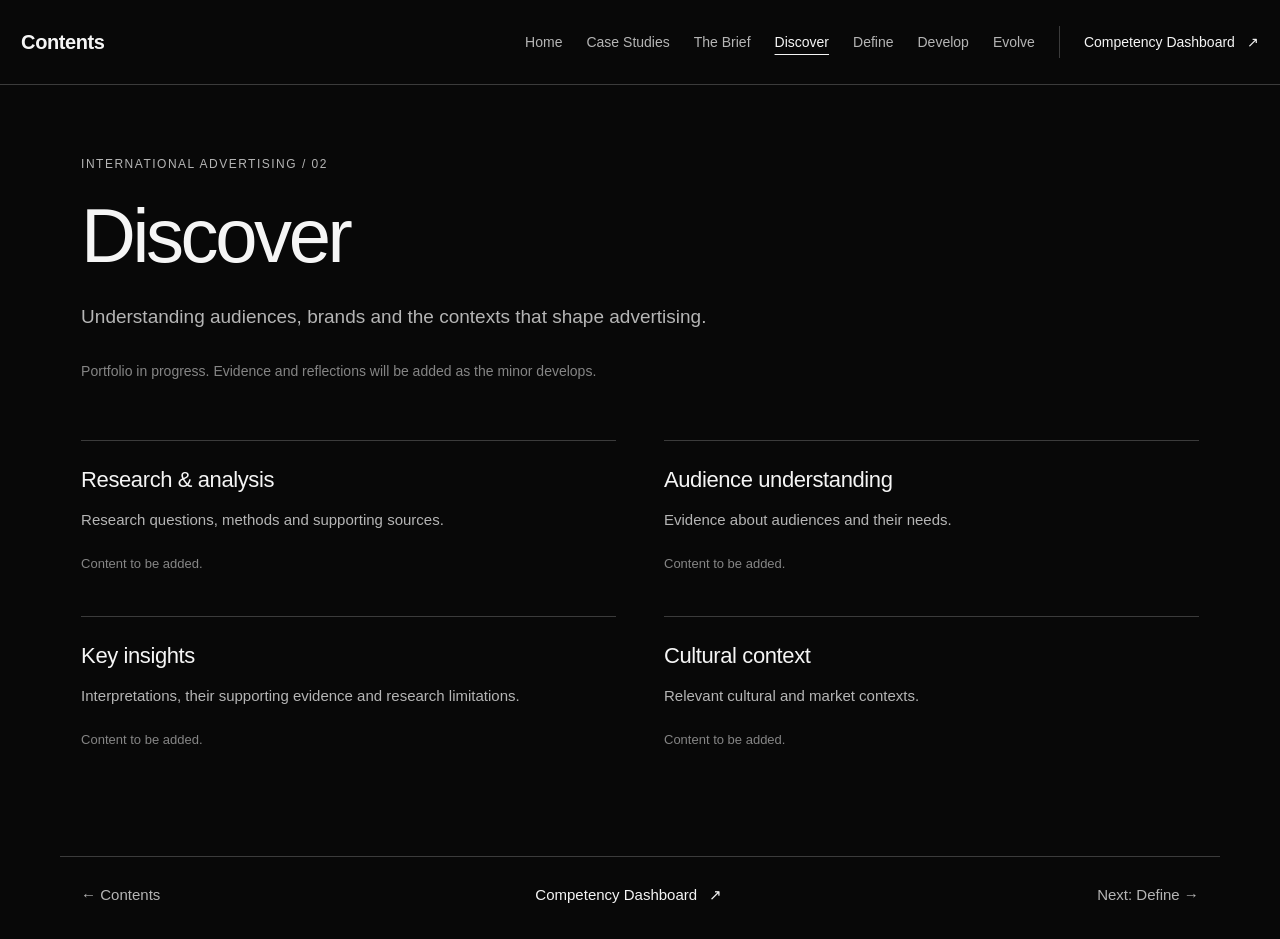
<file: discover.html>
<!doctype html>
<html lang="en">
<head>
  <meta charset="utf-8">
  <meta name="viewport" content="width=device-width, initial-scale=1">
  <meta name="description" content="Understanding audiences, brands and the contexts that shape advertising.">
  <title>Discover | International Advertising</title>
  <link rel="icon" type="image/svg+xml" href="assets/favicon.svg">
  <link rel="stylesheet" href="assets/css/style.css?v=cd04a6ee5beb">
  <script src="assets/js/main.js" defer></script>
</head>
<body>
  <a class="skip-link" href="#main">Skip to content</a>
  <header class="site-header">
    <a class="home-link" href="contents.html">Contents</a>
    <button class="nav-toggle" type="button" data-nav-toggle aria-controls="site-nav" aria-expanded="false" hidden>Menu</button>
    <nav class="site-nav" id="site-nav" aria-label="Portfolio">
      <a href="index.html">Home</a>
      <a href="case-studies.html">Case Studies</a>
      <a href="brief.html">The Brief</a>
      <a href="discover.html" aria-current="page">Discover</a>
      <a href="define.html">Define</a>
      <a href="develop.html">Develop</a>
      <a href="evolve.html">Evolve</a>
      <a class="dashboard-link" href="dashboard.html">Competency Dashboard <span aria-hidden="true">↗</span></a>
    </nav>
  </header>
  <main class="page-main" id="main">
    <header class="page-intro">
      <p class="eyebrow">International Advertising / 02</p>
      <h1>Discover</h1>
      <p class="page-description">Understanding audiences, brands and the contexts that shape advertising.</p>
      <p class="status-note">Portfolio in progress. Evidence and reflections will be added as the minor develops.</p>
    </header>
    <div class="placeholder-grid">
      <section class="placeholder-section" id="research" aria-labelledby="research-title">
        <h2 id="research-title">Research &amp; analysis</h2>
        <p>Research questions, methods and supporting sources.</p>
        <p class="pending">Content to be added.</p>
      </section>
      <section class="placeholder-section" id="audiences" aria-labelledby="audiences-title">
        <h2 id="audiences-title">Audience understanding</h2>
        <p>Evidence about audiences and their needs.</p>
        <p class="pending">Content to be added.</p>
      </section>
      <section class="placeholder-section" id="insights" aria-labelledby="insights-title">
        <h2 id="insights-title">Key insights</h2>
        <p>Interpretations, their supporting evidence and research limitations.</p>
        <p class="pending">Content to be added.</p>
      </section>
      <section class="placeholder-section" id="culture" aria-labelledby="culture-title">
        <h2 id="culture-title">Cultural context</h2>
        <p>Relevant cultural and market contexts.</p>
        <p class="pending">Content to be added.</p>
      </section>
    </div>
  </main>
  <footer class="page-footer">
    <a class="text-link" href="contents.html">← Contents</a>
    <a class="dashboard-link" href="dashboard.html">Competency Dashboard <span aria-hidden="true">↗</span></a>
    <a class="text-link" href="define.html">Next: Define →</a>
  </footer>
</body>
</html>
</file>
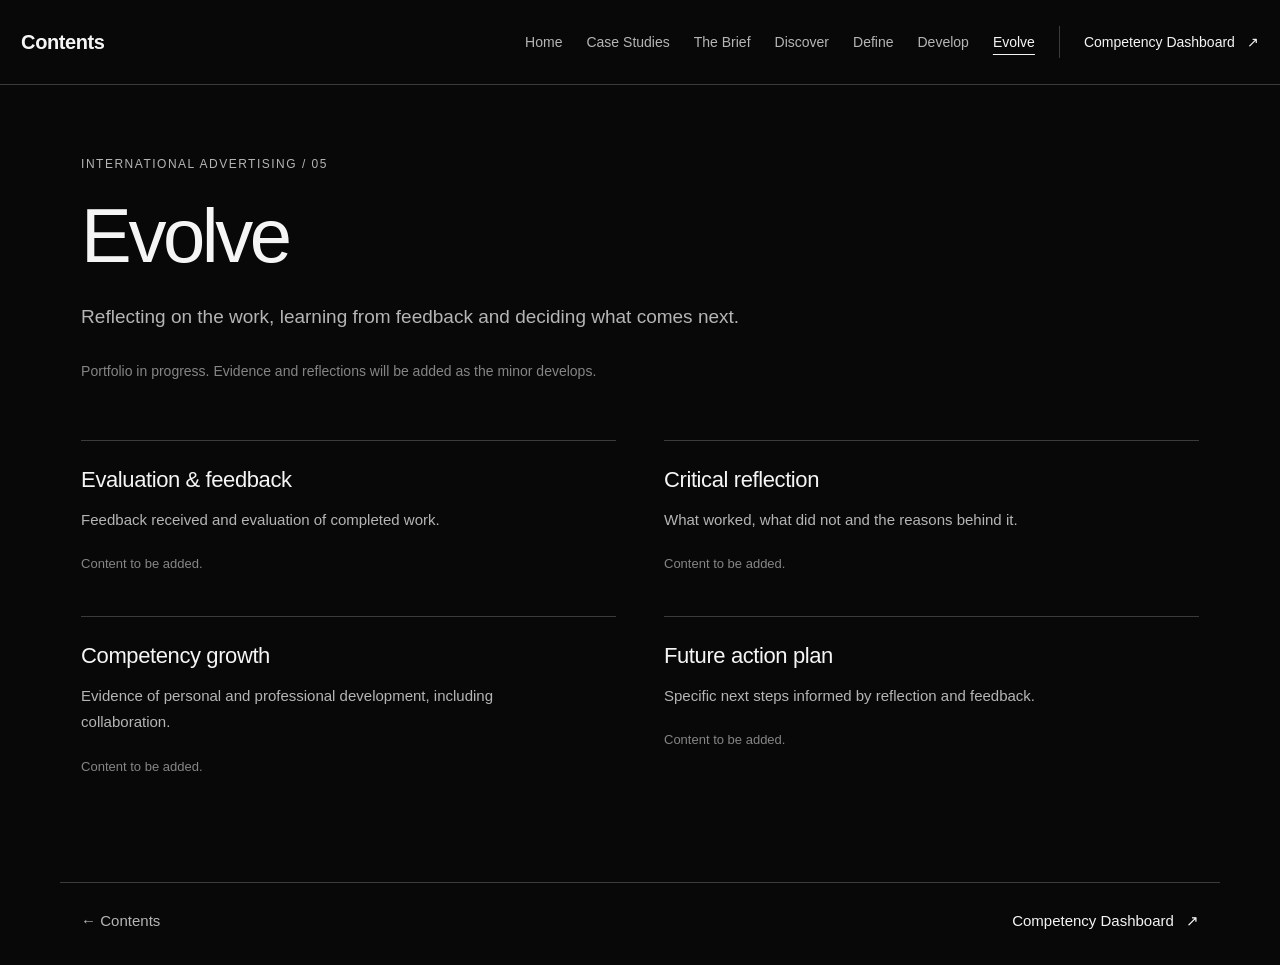
<file: evolve.html>
<!doctype html>
<html lang="en">
<head>
  <meta charset="utf-8">
  <meta name="viewport" content="width=device-width, initial-scale=1">
  <meta name="description" content="Reflecting on the work, learning from feedback and deciding what comes next.">
  <title>Evolve | International Advertising</title>
  <link rel="icon" type="image/svg+xml" href="assets/favicon.svg">
  <link rel="stylesheet" href="assets/css/style.css?v=cd04a6ee5beb">
  <script src="assets/js/main.js" defer></script>
</head>
<body>
  <a class="skip-link" href="#main">Skip to content</a>
  <header class="site-header">
    <a class="home-link" href="contents.html">Contents</a>
    <button class="nav-toggle" type="button" data-nav-toggle aria-controls="site-nav" aria-expanded="false" hidden>Menu</button>
    <nav class="site-nav" id="site-nav" aria-label="Portfolio">
      <a href="index.html">Home</a>
      <a href="case-studies.html">Case Studies</a>
      <a href="brief.html">The Brief</a>
      <a href="discover.html">Discover</a>
      <a href="define.html">Define</a>
      <a href="develop.html">Develop</a>
      <a href="evolve.html" aria-current="page">Evolve</a>
      <a class="dashboard-link" href="dashboard.html">Competency Dashboard <span aria-hidden="true">↗</span></a>
    </nav>
  </header>
  <main class="page-main" id="main">
    <header class="page-intro">
      <p class="eyebrow">International Advertising / 05</p>
      <h1>Evolve</h1>
      <p class="page-description">Reflecting on the work, learning from feedback and deciding what comes next.</p>
      <p class="status-note">Portfolio in progress. Evidence and reflections will be added as the minor develops.</p>
    </header>
    <div class="placeholder-grid">
      <section class="placeholder-section" id="feedback" aria-labelledby="feedback-title">
        <h2 id="feedback-title">Evaluation &amp; feedback</h2>
        <p>Feedback received and evaluation of completed work.</p>
        <p class="pending">Content to be added.</p>
      </section>
      <section class="placeholder-section" id="reflection" aria-labelledby="reflection-title">
        <h2 id="reflection-title">Critical reflection</h2>
        <p>What worked, what did not and the reasons behind it.</p>
        <p class="pending">Content to be added.</p>
      </section>
      <section class="placeholder-section" id="growth" aria-labelledby="growth-title">
        <h2 id="growth-title">Competency growth</h2>
        <p>Evidence of personal and professional development, including collaboration.</p>
        <p class="pending">Content to be added.</p>
      </section>
      <section class="placeholder-section" id="next-steps" aria-labelledby="next-steps-title">
        <h2 id="next-steps-title">Future action plan</h2>
        <p>Specific next steps informed by reflection and feedback.</p>
        <p class="pending">Content to be added.</p>
      </section>
    </div>
  </main>
  <footer class="page-footer">
    <a class="text-link" href="contents.html">← Contents</a>
    <a class="dashboard-link" href="dashboard.html">Competency Dashboard <span aria-hidden="true">↗</span></a>
  </footer>
</body>
</html>
</file>
<file: assets/css/style.css>
:root {
  color-scheme: dark;
  --background: #080808;
  --text: #f5f5f5;
  --muted: #b5b5b5;
  --quiet: #858585;
  --rule: #3b3b3b;
  --gutter: clamp(20px, 1.65vw, 40px);
  font-family: Arial, Helvetica, sans-serif;
  background: var(--background);
  color: var(--text);
}
* { box-sizing: border-box; }
body { margin: 0; }
/* A brief entrance on every page; navigation itself stays immediate. */
@keyframes page-enter {
  from { opacity: 0; }
  to { opacity: 1; }
}
@media (prefers-reduced-motion: no-preference) {
  html { scroll-behavior: smooth; }
  body > :not(.skip-link) { animation: page-enter 180ms ease-out; }
}
a { color: inherit; text-decoration: none; }
button { font: inherit; }
h1, h2, h3, p { margin: 0; }
:focus-visible { outline: 2px solid var(--text); outline-offset: 6px; }
.skip-link { position: fixed; top: 12px; left: 20px; z-index: 10; padding: 12px 18px; background: var(--text); color: var(--background); transform: translateY(-180%); }
.skip-link:focus { transform: translateY(0); }
.wordmark { color: var(--quiet); font-size: 14px; line-height: 1.5; text-transform: uppercase; }

/* Homepage: an editorial frame, oversized title and three clear destinations. */
.landing-page {
  --frame-space: 4vw;
  --frame-inset: 3.4vw;
  --frame-rule: #a3a3a3;
  background: #000;
}
.landing-frame {
  min-height: 100svh;
  display: flex;
  flex-direction: column;
  margin-inline: var(--frame-space);
  padding-inline: var(--frame-inset);
  border-inline: 1px solid var(--frame-rule);
}
.landing-masthead {
  display: flex;
  align-items: center;
  gap: clamp(20px, 2vw, 36px);
  padding-top: clamp(20px, 4svh, 48px);
}
.landing-masthead p {
  flex-shrink: 0;
  font-size: clamp(12px, 1.2vw, 19px);
  line-height: 1.25;
  letter-spacing: .01em;
  text-transform: uppercase;
}
.landing-masthead::after {
  content: '';
  flex: 1;
  height: 1px;
  margin-right: calc(-1 * (var(--frame-space) + var(--frame-inset)) - 1px);
  background: var(--frame-rule);
}
.landing-main { padding-top: clamp(20px, 3.5svh, 36px); }
.landing-main h1 {
  /* Both dimensions matter on wide, short laptop screens. */
  font-size: clamp(48px, min(7.5vw, 14svh), 144px);
  font-weight: 700;
  line-height: .9;
  letter-spacing: -.045em;
}
.landing-main h1 span { display: block; }
.landing-description { margin-top: clamp(16px, 2.7svh, 28px); }
.landing-subtitle { font-size: clamp(18px, min(1.8vw, 3.5svh), 28px); line-height: 1.3; letter-spacing: -.02em; }
.landing-support { margin-top: 3px; color: #bdbdbd; font-size: clamp(15px, min(1.4vw, 2.8svh), 21px); line-height: 1.4; }
.landing-author {
  display: flex;
  align-items: center;
  gap: clamp(18px, 1.8vw, 30px);
  margin-top: clamp(14px, 2.3svh, 22px);
  font-size: clamp(16px, min(1.35vw, 3svh), 21px);
  font-weight: 700;
  line-height: 1.3;
  letter-spacing: -.025em;
}
.landing-author::before { content: ''; width: clamp(28px, 2.6vw, 44px); height: 1px; background: var(--text); }
.landing-nav {
  display: flex;
  align-items: center;
  flex-wrap: wrap;
  gap: 20px clamp(24px, 3vw, 48px);
  margin-top: clamp(18px, 2.8svh, 28px);
}
.landing-nav a { display: flex; align-items: center; justify-content: space-between; gap: 24px; }
.landing-primary {
  width: clamp(240px, 23vw, 340px);
  padding: .28em .65em .32em;
  border: 1px solid var(--text);
  font-size: clamp(28px, min(2.7vw, 5.8svh), 42px);
  font-weight: 700;
  line-height: 1.1;
  letter-spacing: -.04em;
  transition: color 180ms ease, background-color 180ms ease;
}
.landing-secondary {
  padding-block: 12px;
  border-bottom: 1px solid var(--text);
  font-size: clamp(16px, min(1.4vw, 3svh), 21px);
  font-weight: 700;
  line-height: 1.3;
  letter-spacing: -.035em;
  transition: color 180ms ease, border-color 180ms ease;
}
.nav-arrow { display: inline-block; font-weight: 400; line-height: 1; transition: transform 180ms ease; }
.landing-primary .nav-arrow { font-size: .95em; }
.landing-secondary .nav-arrow { font-size: 1.4em; }
.landing-primary:hover, .landing-primary:focus-visible { color: #000; background: var(--text); }
.landing-secondary:hover, .landing-secondary:focus-visible { color: #bdbdbd; border-color: #bdbdbd; }
.landing-nav a:hover .nav-arrow, .landing-nav a:focus-visible .nav-arrow { transform: translateX(4px); }
.landing-rule {
  height: 1px;
  margin-inline: calc(-1 * (var(--frame-space) + var(--frame-inset)) - 1px);
  background: var(--frame-rule);
}
.explore-guide {
  margin-block: clamp(20px, 3svh, 32px);
  padding: clamp(12px, 1.8svh, 20px) clamp(16px, 1.5vw, 24px);
  border: 1px solid var(--rule);
  border-radius: 10px;
  background: #0b0b0b;
}
.explore-guide h2 { display: flex; align-items: center; gap: 10px; font-size: 16px; font-weight: 600; line-height: 1.4; }
.explore-guide h2 span { color: var(--muted); font-weight: 400; }
.explore-guide p { margin-top: 8px; color: var(--muted); font-size: clamp(14px, 1vw, 16px); line-height: 1.6; }
.explore-guide strong { color: var(--text); font-weight: 500; }
.landing-main .explore-guide { margin-bottom: 0; }

/* The scroll cue lives at the end of the hero, above the editorial divider. */
.landing-scroll-footer { margin-top: auto; display: flex; justify-content: center; }
.scroll-cue {
  display: inline-flex;
  align-items: center;
  justify-content: center;
  gap: 12px;
  min-height: 40px;
  padding: 8px 16px;
  color: var(--muted);
  font-size: 12px;
  line-height: 1.5;
  transition: color 180ms ease;
}
.scroll-cue-arrow { font-size: 18px; line-height: 1; transition: transform 180ms ease; }
.scroll-cue:hover, .scroll-cue:focus-visible { color: var(--text); }
.scroll-cue:hover .scroll-cue-arrow, .scroll-cue:focus-visible .scroll-cue-arrow { transform: translateY(3px); }

/* A quiet, editorial account of the website's construction. */
.build-section {
  margin-inline: var(--frame-space);
  padding: clamp(56px, 7vw, 112px) var(--frame-inset) clamp(64px, 8vw, 128px);
  border-inline: 1px solid var(--frame-rule);
  scroll-margin-top: 24px;
}
.build-section .eyebrow { margin-bottom: 28px; }
.build-intro { display: grid; grid-template-columns: 1fr 1.15fr; gap: clamp(32px, 6vw, 96px); align-items: start; }
.build-intro h2 { font-size: clamp(36px, 4.4vw, 72px); line-height: 1.03; letter-spacing: -.045em; font-weight: 700; }
.build-description { max-width: 680px; color: var(--muted); font-size: clamp(16px, 1.3vw, 20px); line-height: 1.75; }
.build-description p + p { margin-top: 20px; }
.build-tools {
  display: grid;
  grid-template-columns: repeat(4, minmax(0, 1fr));
  gap: 32px;
  margin: clamp(40px, 5vw, 80px) 0 0;
  padding-top: 28px;
  border-top: 1px solid var(--rule);
}
.build-tools dt { color: var(--quiet); font-size: 12px; line-height: 1.5; letter-spacing: 1px; text-transform: uppercase; }
.build-tools dd { margin: 12px 0 0; font-size: clamp(16px, 1.3vw, 20px); line-height: 1.5; }

/* Contents: the five stages form one editorial navigation surface. */
.contents-shell { min-height: 100svh; display: flex; flex-direction: column; margin-inline: auto; padding: clamp(24px, 4svh, 44px) clamp(24px, 3vw, 64px); }
.contents-shell > main { flex: 1; display: flex; align-items: center; padding-block: clamp(40px, 10svh, 120px); }
.contents-header { display: flex; align-items: center; justify-content: space-between; gap: 24px; }
.contents-header h1 { font-size: clamp(30px, 2.6vw, 46px); line-height: 1.2; letter-spacing: -.6px; }
.contents-meta { display: flex; align-items: center; gap: 28px; }
.contents-meta .text-link { font-size: 14px; }
.journey-grid { width: 100%; display: grid; grid-template-columns: repeat(5, minmax(0, 1fr)); gap: clamp(20px, 3vw, 56px); }
.journey-link { display: block; padding-block: 12px 24px; }
.stage-number { display: block; color: #737373; font-size: clamp(36px, 3.5vw, 64px); line-height: 1.2; letter-spacing: -1.4px; transition: color 180ms ease; }
.journey-link h2 { margin-top: clamp(24px, 4svh, 44px); font-size: clamp(22px, 1.7vw, 30px); line-height: 1.3; letter-spacing: -.6px; }
.stage-arrow { display: inline-block; opacity: 0; transform: translate(-4px, 4px); transition: opacity 180ms ease, transform 180ms ease; }
.journey-link ul { margin: 18px 0 0; padding: 0; list-style: none; color: #c0c0c0; font-size: clamp(14px, 1.1vw, 18px); line-height: 1.85; }
.journey-link:hover .stage-number, .journey-link:focus-visible .stage-number { color: var(--text); }
.journey-link:hover .stage-arrow, .journey-link:focus-visible .stage-arrow { opacity: 1; transform: translate(0, 0); }
.contents-footer { border-top: 1px solid var(--rule); padding-top: clamp(20px, 3svh, 32px); display: flex; justify-content: space-between; align-items: center; gap: 24px; font-size: clamp(16px, 1.2vw, 20px); line-height: 1.5; }
.contents-footer p { color: var(--muted); }
.dashboard-link { display: inline-flex; align-items: center; gap: 12px; }
.dashboard-link:hover, .text-link:hover { text-decoration: underline; text-underline-offset: 5px; }

/* Shared foundation. Individual stages can gain their own layouts later. */
.site-header { max-width: 1680px; margin-inline: auto; padding: 26px var(--gutter); display: flex; align-items: center; justify-content: space-between; gap: 24px; border-bottom: 1px solid var(--rule); }
.home-link { font-size: 20px; font-weight: 700; letter-spacing: -.4px; }
.site-nav { display: flex; align-items: center; flex-wrap: wrap; gap: 24px; font-size: 14px; color: var(--muted); }
.site-nav a { padding-block: 8px; }
.site-nav a:hover, .site-nav a[aria-current="page"] { color: var(--text); }
.site-nav a[aria-current="page"] { text-decoration: underline; text-underline-offset: 7px; }
.site-nav .dashboard-link { border-left: 1px solid var(--rule); padding-left: 24px; color: var(--text); }
.nav-toggle { display: none; background: transparent; border: 1px solid var(--rule); color: var(--text); padding: 10px 14px; cursor: pointer; }
.page-main { max-width: 1160px; margin-inline: auto; padding: 72px var(--gutter) 64px; }
.eyebrow { color: var(--muted); font-size: 12px; letter-spacing: 1.5px; text-transform: uppercase; margin-bottom: 24px; }
.page-intro h1 { font-size: clamp(42px, 6vw, 76px); font-weight: 500; letter-spacing: -.045em; line-height: 1.08; }
.page-description { max-width: 680px; margin-top: 24px; color: var(--muted); font-size: 19px; line-height: 1.65; }
.status-note { margin-top: 28px; color: var(--quiet); font-size: 14px; line-height: 1.7; }
.placeholder-grid { margin-top: 56px; display: grid; grid-template-columns: repeat(2, minmax(0, 1fr)); gap: 0 48px; }
.placeholder-section { border-top: 1px solid var(--rule); padding-block: 26px 40px; }
.placeholder-section h2 { font-size: 22px; font-weight: 500; letter-spacing: -.4px; }
.placeholder-section p { margin-top: 14px; color: var(--muted); font-size: 15px; line-height: 1.75; max-width: 470px; }
.placeholder-section .pending { margin-top: 20px; color: var(--quiet); font-size: 13px; }
.page-footer { max-width: 1160px; margin-inline: auto; padding: 26px var(--gutter) 32px; border-top: 1px solid var(--rule); display: flex; justify-content: space-between; align-items: center; gap: 24px; font-size: 15px; line-height: 1.6; }
.page-footer .text-link { color: var(--muted); }
.case-placeholder { margin-top: 56px; border-top: 1px solid var(--rule); padding-block: 28px; }
.case-placeholder h2 { font-size: 24px; font-weight: 500; }
.case-placeholder p { margin-top: 16px; color: var(--muted); font-size: 16px; line-height: 1.7; }
.case-placeholder .text-link { display: inline-block; margin-top: 24px; text-decoration: underline; text-underline-offset: 6px; }

/* Native disclosures keep outcome placeholders usable without JavaScript. */
.outcomes { margin-top: 56px; }
.outcome { border-top: 1px solid var(--rule); }
.outcome:last-child { border-bottom: 1px solid var(--rule); }
.outcome summary { display: flex; align-items: center; gap: 24px; padding-block: 26px; cursor: pointer; list-style: none; }
.outcome summary::-webkit-details-marker { display: none; }
.outcome summary::after { content: '+'; margin-left: auto; color: var(--muted); font-size: 24px; }
.outcome[open] summary::after { content: '−'; }
.outcome-number { color: var(--quiet); font-size: 16px; }
.outcome-title { font-size: 20px; font-weight: 500; line-height: 1.45; }
.outcome-status { display: block; margin-top: 6px; color: var(--quiet); font-size: 13px; font-weight: 400; }
.outcome-body { padding: 0 48px 28px; max-width: 760px; color: var(--muted); font-size: 15px; line-height: 1.75; }
.outcome-body p + p { margin-top: 12px; }

/* Keep the complete homepage visible in shorter laptop browser windows. */
@media (min-width: 901px) and (max-height: 650px) {
  .landing-masthead { padding-top: 20px; }
  .landing-main { padding-top: 20px; }
  .landing-description { margin-top: 16px; }
  .landing-author { margin-top: 14px; }
  .landing-nav { margin-top: 18px; }
  .explore-guide { margin-block: 16px; padding-block: 12px; }
}
@media (min-width: 901px) and (max-height: 560px) {
  .landing-main h1 { font-size: clamp(42px, min(7.5vw, 12svh), 80px); }
}
@media (max-width: 900px) {
  .build-intro { grid-template-columns: 1fr; }
  .build-tools { grid-template-columns: repeat(2, minmax(0, 1fr)); }
  .landing-nav { display: grid; grid-template-columns: max-content max-content; }
  .landing-primary { grid-column: 1 / -1; }
}
@media (max-width: 1000px) {
  .site-header { align-items: flex-start; flex-wrap: wrap; }
  .site-nav { gap: 18px; }
  .site-nav .dashboard-link { padding-left: 18px; }
}
@media (max-width: 760px) {
  .contents-shell > main { padding-block: 40px; }
  .landing-nav { gap: 24px 32px; }
  .landing-primary { width: 100%; max-width: 440px; }
  .landing-secondary { font-size: 18px; }
  .contents-meta { gap: 18px; }
  .journey-grid { grid-template-columns: repeat(2, minmax(0, 1fr)); gap: 28px; }
  .journey-link { padding-bottom: 24px; }
  .journey-link h2 { margin-top: 16px; }
  .stage-arrow { opacity: 1; transform: none; color: var(--quiet); font-size: 16px; }
  .contents-footer { padding-top: 24px; font-size: 16px; }
  .page-main { padding-top: 48px; }
  .site-nav { width: 100%; }
  .site-nav .dashboard-link { border: 0; padding-left: 0; }
  .nav-toggle:not([hidden]) { display: block; }
  .site-nav[data-collapsed="true"] { display: none; }
  .placeholder-grid { gap: 0 28px; }
  .page-footer { flex-wrap: wrap; }
}
@media (max-width: 480px) {
  .build-tools { grid-template-columns: 1fr; gap: 24px; }
  .build-tools > div + div { border-top: 1px solid var(--rule); padding-top: 24px; }
  .landing-page { --frame-space: 16px; --frame-inset: 18px; }
  .landing-masthead { gap: 16px; padding-top: 40px; }
  .landing-main { padding-top: 48px; }
  .landing-main h1 { font-size: clamp(43px, 11.8vw, 57px); line-height: .95; }
  .landing-description { margin-top: 28px; }
  .landing-subtitle { font-size: 20px; }
  .landing-support { margin-top: 12px; font-size: 16px; }
  .landing-nav { display: flex; flex-direction: column; align-items: stretch; gap: 22px; }
  .landing-primary { width: 100%; font-size: 34px; padding: 16px 20px; }
  .landing-secondary { font-size: 17px; }
  .contents-meta { width: 100%; justify-content: space-between; }
  .contents-header { align-items: flex-start; flex-direction: column; gap: 10px; }
  .contents-header .wordmark { font-size: 11px; letter-spacing: .6px; }
  .journey-grid { grid-template-columns: 1fr; gap: 0; }
  .journey-link { display: grid; grid-template-columns: 52px minmax(0, 1fr); column-gap: 14px; padding-block: 24px; border-top: 1px solid var(--rule); }
  .stage-number { grid-row: span 2; font-size: 30px; }
  .journey-link h2 { margin-top: 0; }
  .journey-link ul { grid-column: 2; margin-top: 10px; }
  .contents-footer { align-items: flex-start; flex-direction: column; gap: 18px; padding-bottom: 12px; }
  .site-nav { flex-direction: column; align-items: flex-start; gap: 4px; }
  .site-nav .dashboard-link { margin-top: 12px; }
  .placeholder-grid { grid-template-columns: 1fr; margin-top: 40px; }
  .page-description { font-size: 17px; }
  .outcome summary { gap: 16px; }
  .outcome-title { font-size: 18px; }
  .outcome-body { padding-inline: 0; }
}
@media (prefers-reduced-motion: reduce) {
  *, *::before, *::after { animation: none !important; transition: none !important; }
}
</file>
